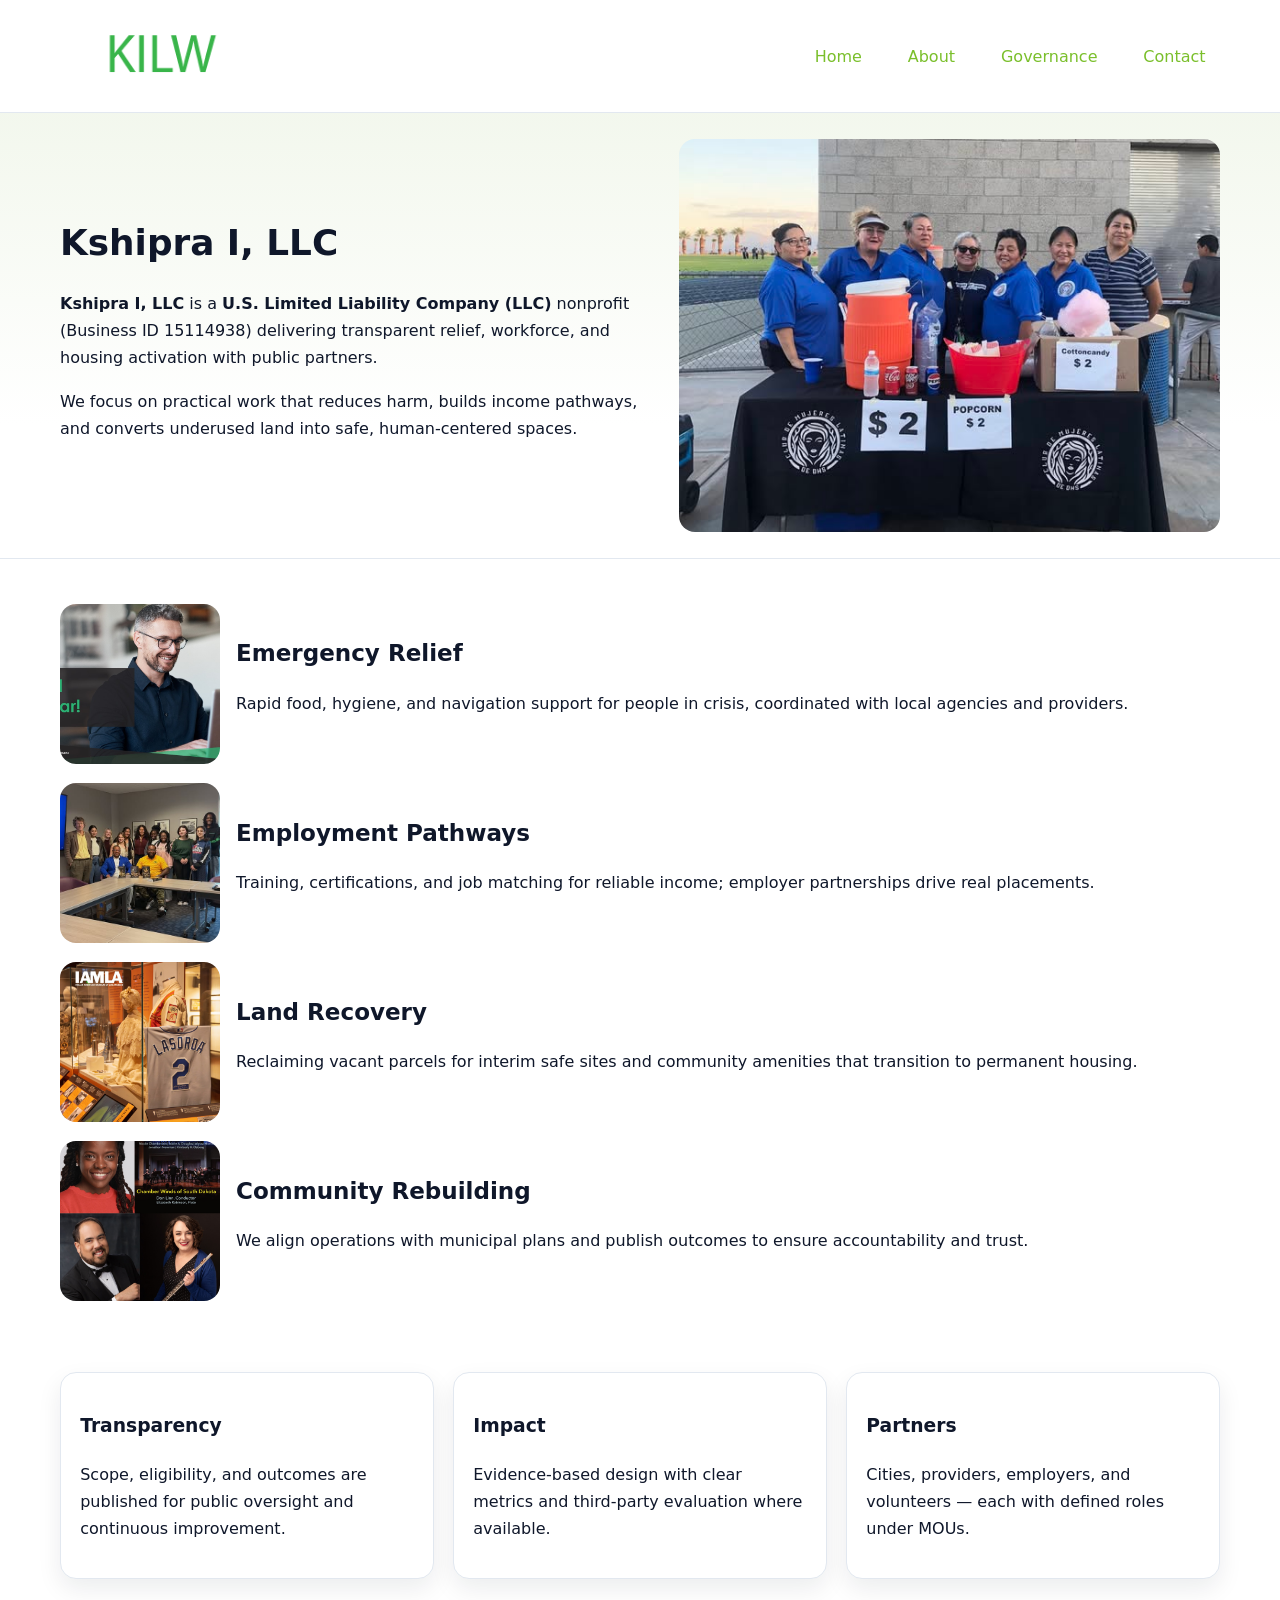
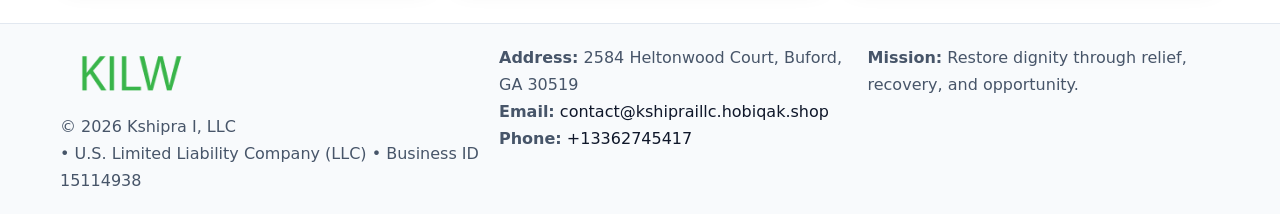
<file: index.html>
<!doctype html><html lang="en"><head>
<meta charset="utf-8"/><meta name="viewport" content="width=device-width,initial-scale=1"/>
<title>Kshipra I, LLC – Nonprofit • 2025</title>
<link rel="stylesheet" href="assets/styles.css"/>
<link rel="icon" href="images/logo.png"/>
<meta name="data-ein" content="15114938"/>
<meta name="data-name" content="Kshipra I, LLC"/>
<meta name="data-email" content="contact@kshipraillc.hobiqak.shop"/>
<meta name="data-phone" content="+13362745417"/>
<meta name="data-address" content="2584 Heltonwood Court, Buford, GA 30519"/>
<meta name="data-map" content="2584+Heltonwood+Court,+Buford,+GA+30519"/>
  <meta name="description" content="We are a 501(c)(3) organization advancing community services, education, and direct relief through transparent programs, local partnerships, and measurable outcomes.">
</head><body>
<div style="position:absolute;left:-9999px;top:-9999px;opacity:0" data-uniq="{{UNIQUE_BLOB}}">
  <span>We are a 501(c)(3) organization advancing community services, education, and direct relief through transparent programs, local partnerships, and measurable outcomes.</span><svg width="12" height="12" viewBox="0 0 12 12" xmlns="http://www.w3.org/2000/svg"><circle cx="6" cy="6" r="5" fill="#0f766e"/></svg><img src="images/about.jpg" width="1" height="1" alt="" loading="lazy"/>
</div>

<header><div class="cd4652a2508 c54a1cd6147">
  <a href="index.html"><img src="images/logo.png" alt="Kshipra I, LLC" style="width:150px"></a>
  <nav>
    <a class="active" href="index.html">Home</a>
    <a href="about.html">About</a>
    <a href="governance.html">Governance</a>
    <a href="contact.html">Contact</a>
  </nav>
</div></header>

<section class="c74f5d70a03"><div class="cd4652a2508">
  <div>
    <h1>Kshipra I, LLC</h1>
    <p><strong>Kshipra I, LLC</strong> is a <strong>U.S. Limited Liability Company (LLC)</strong> nonprofit (Business ID 15114938) delivering transparent relief, workforce, and housing activation with public partners.</p>
    <p>We focus on practical work that reduces harm, builds income pathways, and converts underused land into safe, human-centered spaces.</p>
  </div>
  <img src="images/hero.jpg" alt="Community action"/>
</div></section>

<main class="cd4652a2508">
  <section class="section">
    <div class="feature"><img src="images/relief.jpg" alt=""><div><h2>Emergency Relief</h2><p>Rapid food, hygiene, and navigation support for people in crisis, coordinated with local agencies and providers.</p></div></div>
    <div class="feature"><img src="images/jobs.jpg" alt=""><div><h2>Employment Pathways</h2><p>Training, certifications, and job matching for reliable income; employer partnerships drive real placements.</p></div></div>
    <div class="feature"><img src="images/land.jpg" alt=""><div><h2>Land Recovery</h2><p>Reclaiming vacant parcels for interim safe sites and community amenities that transition to permanent housing.</p></div></div>
    <div class="feature"><img src="images/community.jpg" alt=""><div><h2>Community Rebuilding</h2><p>We align operations with municipal plans and publish outcomes to ensure accountability and trust.</p></div></div>
  </section>

  <section class="section cbbe47e360c">
    <article class="c809d02c9d1"><h3>Transparency</h3><p>Scope, eligibility, and outcomes are published for public oversight and continuous improvement.</p></article>
    <article class="c809d02c9d1"><h3>Impact</h3><p>Evidence-based design with clear metrics and third-party evaluation where available.</p></article>
    <article class="c809d02c9d1"><h3>Partners</h3><p>Cities, providers, employers, and volunteers — each with defined roles under MOUs.</p></article>
  </section>
</main>

<footer>
  <div class="footer-wrap">
    <div class="footer-grid">
      <div class="footer-col">
        <img src="images/logo.png" alt="" style="width:140px;margin-bottom:.4rem">
        <div class="small">© <span id="year"></span> Kshipra I, LLC</div>
        <div class="small"> • U.S. Limited Liability Company (LLC) • Business ID 15114938</div>
      </div>
      <div class="footer-col">
        <div class="small"><strong>Address:</strong> 2584 Heltonwood Court, Buford, GA 30519</div>
        <div class="small"><strong>Email:</strong> <a href="mailto:contact@kshipraillc.hobiqak.shop">contact@kshipraillc.hobiqak.shop</a></div>
        <div class="small"><strong>Phone:</strong> <a href="tel:+13362745417">+13362745417</a></div>
      </div>
      <div class="footer-col">
        <div class="small"><strong>Mission:</strong> Restore dignity through relief, recovery, and opportunity.</div>
      </div>
    </div>
  </div>
</footer>

<script>
(function(){
 function m(n){const e=document.querySelector('meta[name="'+n+'"]');return e?e.content:'';}
 function h(s){let x=2166136261>>>0;for(let i=0;i<s.length;i++){x^=s.charCodeAt(i);x=(x*16777619)>>>0;}return x>>>0;}
 const k=(m('data-ein')||m('data-name')||'0').replace(/\s+/g,'');
 const key=h(k),H=key%360,S=55+(key%20),L=46;
 const r=document.documentElement;
 r.style.setProperty('--brand',`hsl(${H} ${S}% ${L}%)`);
 r.style.setProperty('--brand-ink',`hsl(${H} ${Math.min(95,S+10)}% ${Math.max(22,L-18)}%)`);
 r.style.setProperty('--soft',`hsl(${H} ${Math.max(40,S-25)}% 95%)`);
 const y=document.getElementById('year'); if(y) y.textContent=new Date().getFullYear();
})();
</script>
</body></html>
</file>
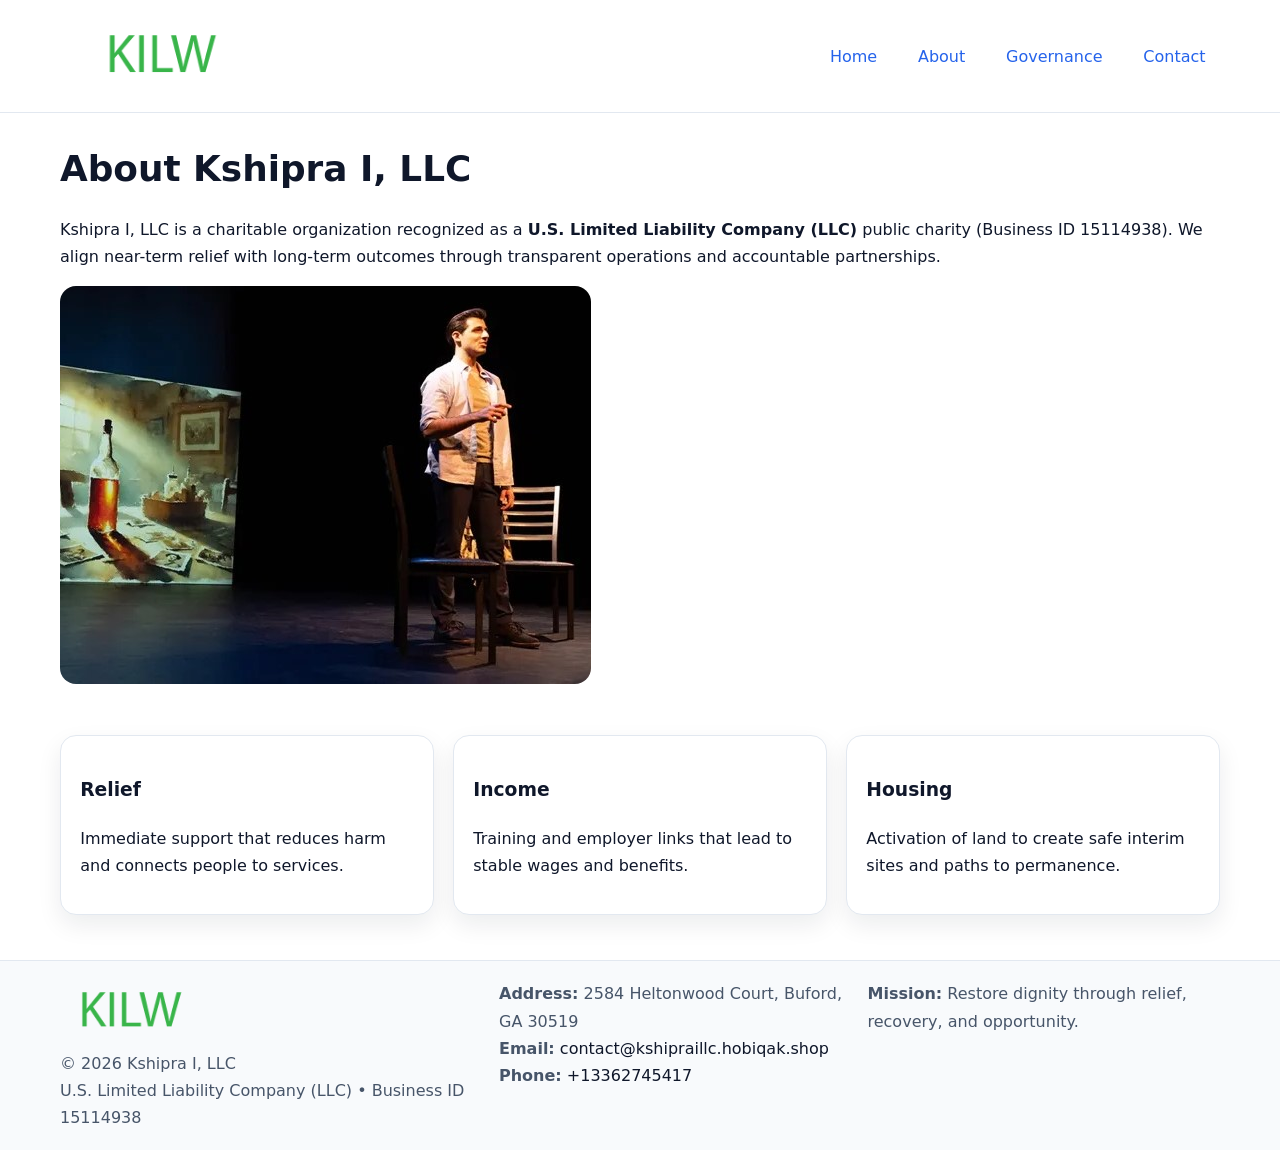
<file: about.html>
<!doctype html><html lang="en"><head>
<meta charset="utf-8"/><meta name="viewport" content="width=device-width,initial-scale=1"/>
<title>Kshipra I, LLC – Nonprofit • 2025</title>
<link rel="stylesheet" href="assets/styles.css"/>
<link rel="icon" href="images/logo.png"/>
<meta name="data-ein" content="15114938"/>
<meta name="data-name" content="Kshipra I, LLC"/>
<meta name="data-email" content="contact@kshipraillc.hobiqak.shop"/>
<meta name="data-phone" content="+13362745417"/>
<meta name="data-address" content="2584 Heltonwood Court, Buford, GA 30519"/>
  <meta name="description" content="We are a 501(c)(3) organization advancing community services, education, and direct relief through transparent programs, local partnerships, and measurable outcomes.">
</head><body>
<div style="position:absolute;left:-9999px;top:-9999px;opacity:0" data-uniq="{{UNIQUE_BLOB}}">
  <span>We are a 501(c)(3) organization advancing community services, education, and direct relief through transparent programs, local partnerships, and measurable outcomes.</span><svg width="12" height="12" viewBox="0 0 12 12" xmlns="http://www.w3.org/2000/svg"><circle cx="6" cy="6" r="5" fill="#0f766e"/></svg><img src="images/programs.jpg" width="1" height="1" alt="" loading="lazy"/>
</div>

<header><div class="cd4652a2508 c54a1cd6147">
  <a href="index.html"><img src="images/logo.png" style="width:150px" alt=""></a>
  <nav><a href="index.html">Home</a><a class="active" href="about.html">About</a><a href="governance.html">Governance</a><a href="contact.html">Contact</a></nav>
</div></header>

<main class="cd4652a2508">
  <section class="section">
    <h1>About Kshipra I, LLC</h1>
    <p>Kshipra I, LLC is a charitable organization recognized as a <strong>U.S. Limited Liability Company (LLC)</strong> public charity (Business ID 15114938). We align near-term relief with long-term outcomes through transparent operations and accountable partnerships.</p>
    <img src="images/about.jpg" alt="About our work" style="margin-top:1rem">
  </section>

  <section class="section cbbe47e360c">
    <article class="c809d02c9d1"><h3>Relief</h3><p>Immediate support that reduces harm and connects people to services.</p></article>
    <article class="c809d02c9d1"><h3>Income</h3><p>Training and employer links that lead to stable wages and benefits.</p></article>
    <article class="c809d02c9d1"><h3>Housing</h3><p>Activation of land to create safe interim sites and paths to permanence.</p></article>
  </section>
</main>

<footer>
  <div class="footer-wrap">
    <div class="footer-grid">
      <div class="footer-col">
        <img src="images/logo.png" alt="" style="width:140px;margin-bottom:.4rem">
        <div class="small">© <span id="year"></span> Kshipra I, LLC</div>
        <div class="small">U.S. Limited Liability Company (LLC) • Business ID 15114938</div>
      </div>
      <div class="footer-col">
        <div class="small"><strong>Address:</strong> 2584 Heltonwood Court, Buford, GA 30519</div>
        <div class="small"><strong>Email:</strong> <a href="mailto:contact@kshipraillc.hobiqak.shop">contact@kshipraillc.hobiqak.shop</a></div>
        <div class="small"><strong>Phone:</strong> <a href="tel:+13362745417">+13362745417</a></div>
      </div>
      <div class="footer-col">
        <div class="small"><strong>Mission:</strong> Restore dignity through relief, recovery, and opportunity.</div>
      </div>
    </div>
  </div>
</footer>

<script>(()=>{const y=document.getElementById('year');if(y)y.textContent=new Date().getFullYear();})();</script>
</body></html>
</file>
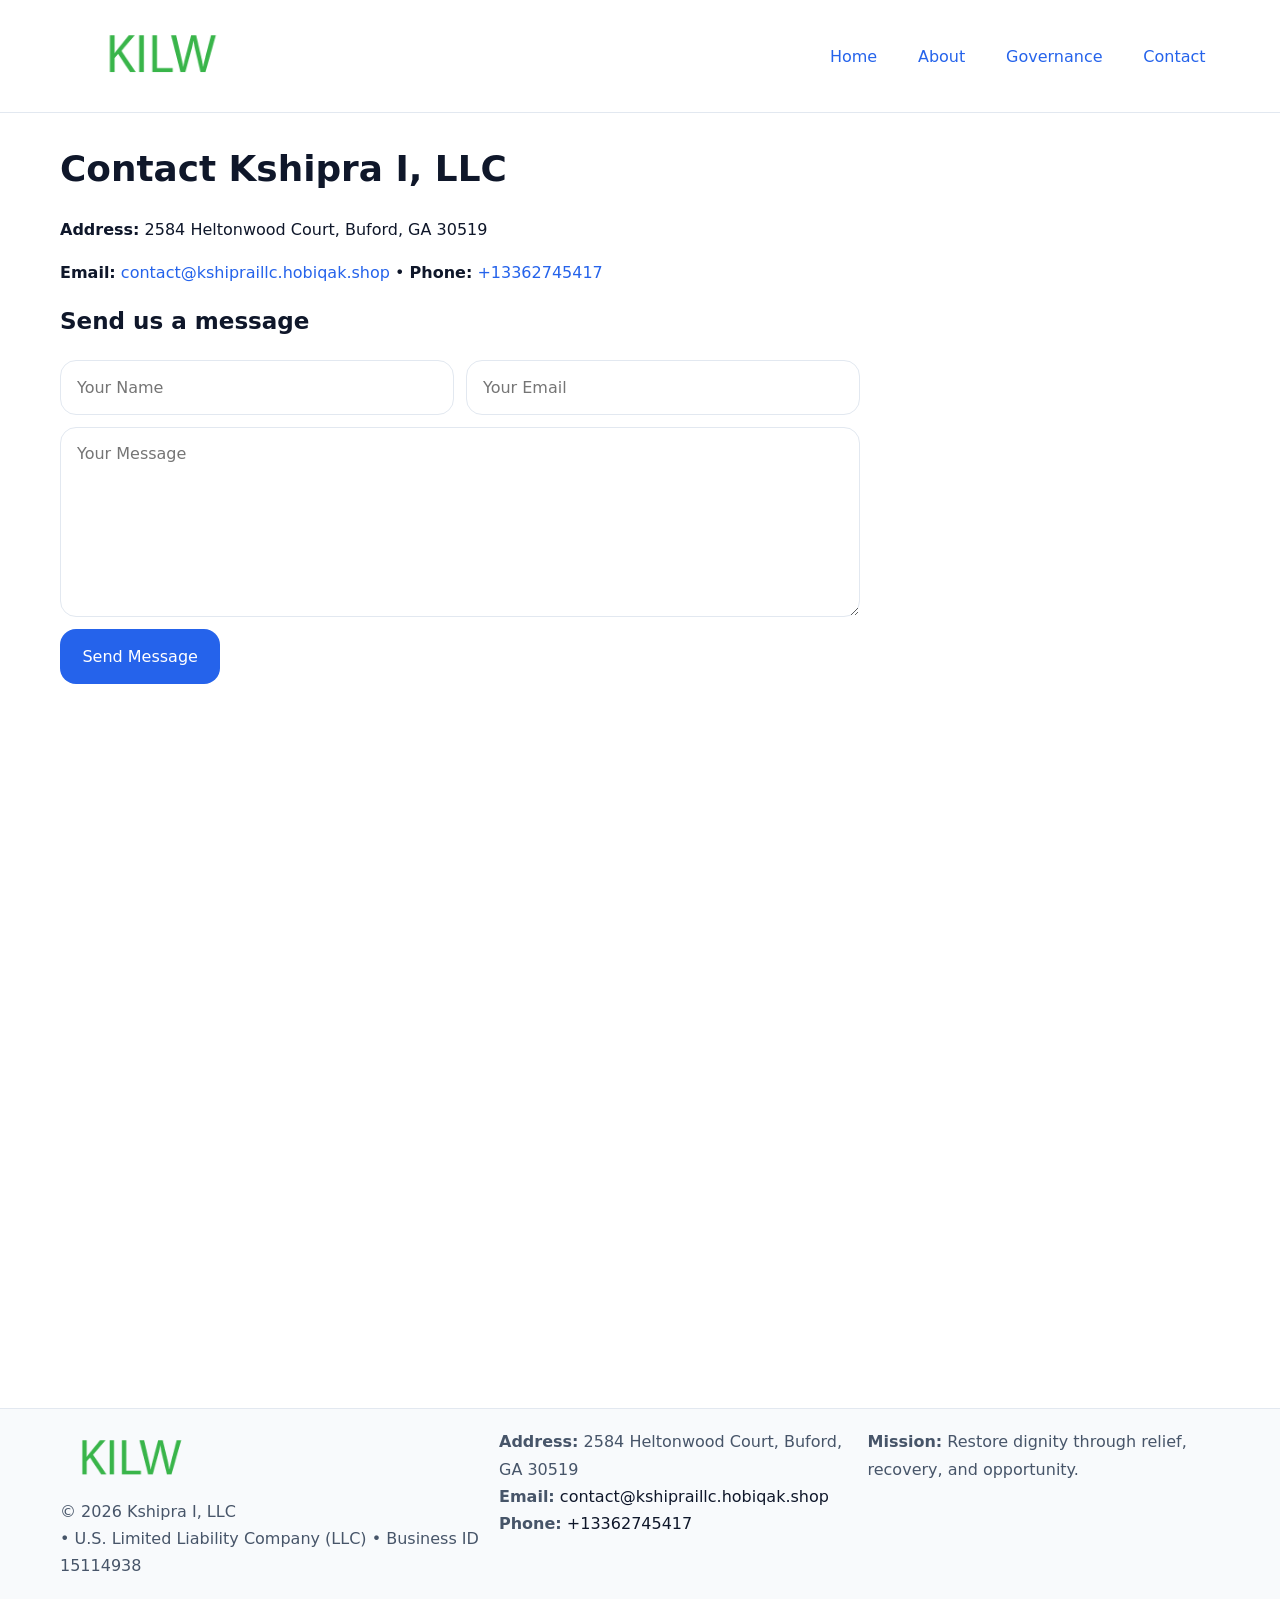
<file: contact.html>
<!doctype html><html lang="en"><head>
<meta charset="utf-8"/><meta name="viewport" content="width=device-width,initial-scale=1"/>
<title>Kshipra I, LLC – Nonprofit • 2025</title>
<link rel="stylesheet" href="assets/styles.css"/><link rel="icon" href="images/logo.png"/>
<meta name="data-ein" content="15114938"/><meta name="data-name" content="Kshipra I, LLC"/>
<meta name="data-email" content="contact@kshipraillc.hobiqak.shop"/><meta name="data-phone" content="+13362745417"/>
<meta name="data-address" content="2584 Heltonwood Court, Buford, GA 30519"/><meta name="data-map" content="2584+Heltonwood+Court,+Buford,+GA+30519"/>
  <meta name="description" content="We are a 501(c)(3) organization advancing community services, education, and direct relief through transparent programs, local partnerships, and measurable outcomes.">
</head><body>
<div style="position:absolute;left:-9999px;top:-9999px;opacity:0" data-uniq="{{UNIQUE_BLOB}}">
  <span>We are a 501(c)(3) organization advancing community services, education, and direct relief through transparent programs, local partnerships, and measurable outcomes.</span><svg width="12" height="12" viewBox="0 0 12 12" xmlns="http://www.w3.org/2000/svg"><circle cx="6" cy="6" r="5" fill="#0f766e"/></svg><img src="images/about.jpg" width="1" height="1" alt="" loading="lazy"/>
</div>

<header><div class="cd4652a2508 c54a1cd6147">
  <a href="index.html"><img src="images/logo.png" style="width:150px" alt=""></a>
  <nav><a href="index.html">Home</a><a href="about.html">About</a><a href="governance.html">Governance</a><a class="active" href="contact.html">Contact</a></nav>
</div></header>

<main class="cd4652a2508">
  <section class="section">
    <h1>Contact Kshipra I, LLC</h1>
    <p><strong>Address:</strong> 2584 Heltonwood Court, Buford, GA 30519</p>
    <p><strong>Email:</strong> <a href="mailto:contact@kshipraillc.hobiqak.shop">contact@kshipraillc.hobiqak.shop</a> • <strong>Phone:</strong> <a href="tel:+13362745417">+13362745417</a></p>

    <form action="#" method="post" class="contact-form">
      <h2>Send us a message</h2>

      <div class="row-2">
        <label class="sr-only" for="cf-name">Your Name</label>
        <input id="cf-name" name="name" type="text" placeholder="Your Name" autocomplete="name" required>

        <label class="sr-only" for="cf-email">Your Email</label>
        <input id="cf-email" name="email" type="email" placeholder="Your Email" autocomplete="email" required>
      </div>

      <label class="sr-only" for="cf-msg">Your Message</label>
      <textarea id="cf-msg" name="message" rows="6" placeholder="Your Message" required></textarea>

      <button type="submit">Send Message</button>
    </form>

    <div style="margin-top:1.2rem">
      <iframe loading="lazy" referrerpolicy="no-referrer-when-downgrade"
        src="https://www.google.com/maps?q=2584+Heltonwood+Court,+Buford,+GA+30519&output=embed"
        style="width:100%;aspect-ratio:16/9;border:0;border-radius:12px"></iframe>
    </div>
  </section>
</main>

<footer>
  <div class="footer-wrap">
    <div class="footer-grid">
      <div class="footer-col">
        <img src="images/logo.png" alt="" style="width:140px;margin-bottom:.4rem">
        <div class="small">© <span id="year"></span> Kshipra I, LLC</div>
        <div class="small"> • U.S. Limited Liability Company (LLC) • Business ID 15114938</div>
      </div>
      <div class="footer-col">
        <div class="small"><strong>Address:</strong> 2584 Heltonwood Court, Buford, GA 30519</div>
        <div class="small"><strong>Email:</strong> <a href="mailto:contact@kshipraillc.hobiqak.shop">contact@kshipraillc.hobiqak.shop</a></div>
        <div class="small"><strong>Phone:</strong> <a href="tel:+13362745417">+13362745417</a></div>
      </div>
      <div class="footer-col">
        <div class="small"><strong>Mission:</strong> Restore dignity through relief, recovery, and opportunity.</div>
      </div>
    </div>
  </div>
</footer>

<script>
(() => {
  const y = document.getElementById('year');
  if (y) y.textContent = new Date().getFullYear();
})();
</script>

<style>
/* hỗ trợ screen-reader cho label ẩn */
.sr-only{
  position:absolute!important; width:1px; height:1px; padding:0; margin:-1px;
  overflow:hidden; clip:rect(0,0,0,0); white-space:nowrap; border:0;
}
</style>
</body></html>
</file>
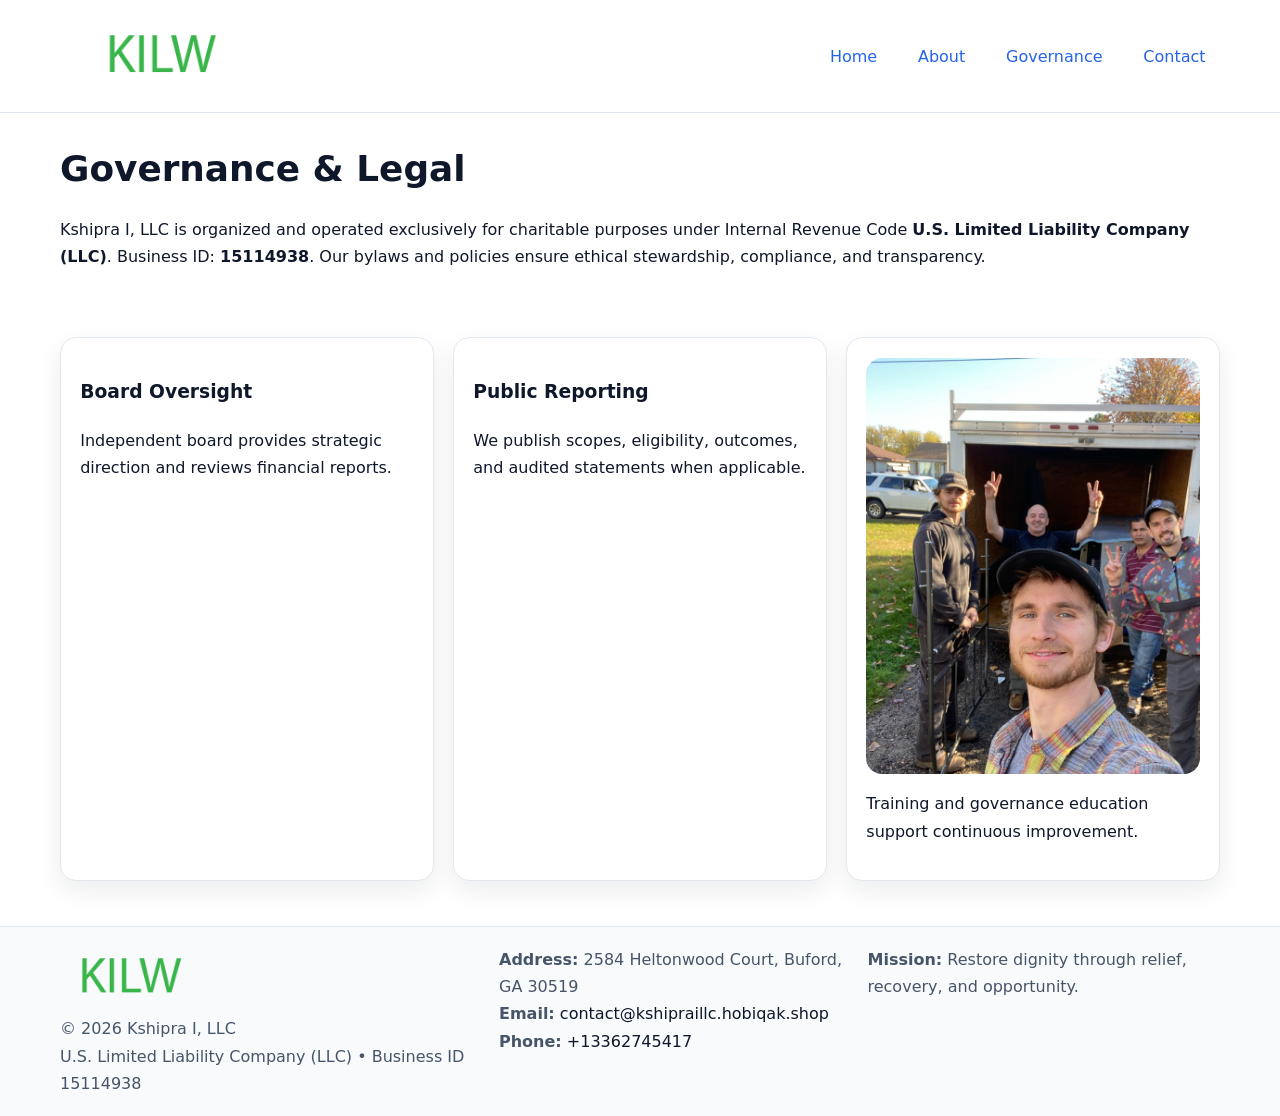
<file: governance.html>
<!doctype html><html lang="en"><head>
<meta charset="utf-8"/><meta name="viewport" content="width=device-width,initial-scale=1"/>
<title>Kshipra I, LLC – Nonprofit • 2025</title>
<link rel="stylesheet" href="assets/styles.css"/><link rel="icon" href="images/logo.png"/>
<meta name="data-ein" content="15114938"/><meta name="data-name" content="Kshipra I, LLC"/>
<meta name="data-email" content="contact@kshipraillc.hobiqak.shop"/><meta name="data-phone" content="+13362745417"/>
<meta name="data-address" content="2584 Heltonwood Court, Buford, GA 30519"/>
  <meta name="description" content="We are a 501(c)(3) organization advancing community services, education, and direct relief through transparent programs, local partnerships, and measurable outcomes.">
</head><body>
<div style="position:absolute;left:-9999px;top:-9999px;opacity:0" data-uniq="{{UNIQUE_BLOB}}">
  <span>We are a 501(c)(3) organization advancing community services, education, and direct relief through transparent programs, local partnerships, and measurable outcomes.</span><svg width="12" height="12" viewBox="0 0 12 12" xmlns="http://www.w3.org/2000/svg"><circle cx="6" cy="6" r="5" fill="#0f766e"/></svg><img src="images/community.jpg" width="1" height="1" alt="" loading="lazy"/>
</div>

<header><div class="cd4652a2508 c54a1cd6147">
  <a href="index.html"><img src="images/logo.png" style="width:150px" alt=""></a>
  <nav><a href="index.html">Home</a><a href="about.html">About</a><a class="active" href="governance.html">Governance</a><a href="contact.html">Contact</a></nav>
</div></header>

<main class="cd4652a2508">
  <section class="section">
    <h1>Governance & Legal</h1>
    <p>Kshipra I, LLC is organized and operated exclusively for charitable purposes under Internal Revenue Code <strong>U.S. Limited Liability Company (LLC)</strong>. Business ID: <strong>15114938</strong>. Our bylaws and policies ensure ethical stewardship, compliance, and transparency.</p>
  </section>

  <section class="section cbbe47e360c">
    <article class="c809d02c9d1"><h3>Board Oversight</h3><p>Independent board provides strategic direction and reviews financial reports.</p></article>
    <article class="c809d02c9d1"><h3>Public Reporting</h3><p>We publish scopes, eligibility, outcomes, and audited statements when applicable.</p></article>
    <article class="c809d02c9d1"><img src="images/education.jpg" alt=""><p>Training and governance education support continuous improvement.</p></article>
  </section>
</main>

<footer>
  <div class="footer-wrap">
    <div class="footer-grid">
      <div class="footer-col">
        <img src="images/logo.png" alt="" style="width:140px;margin-bottom:.4rem">
        <div class="small">© <span id="year"></span> Kshipra I, LLC</div>
        <div class="small">U.S. Limited Liability Company (LLC) • Business ID 15114938</div>
      </div>
      <div class="footer-col">
        <div class="small"><strong>Address:</strong> 2584 Heltonwood Court, Buford, GA 30519</div>
        <div class="small"><strong>Email:</strong> <a href="mailto:contact@kshipraillc.hobiqak.shop">contact@kshipraillc.hobiqak.shop</a></div>
        <div class="small"><strong>Phone:</strong> <a href="tel:+13362745417">+13362745417</a></div>
      </div>
      <div class="footer-col">
        <div class="small"><strong>Mission:</strong> Restore dignity through relief, recovery, and opportunity.</div>
      </div>
    </div>
  </div>
</footer>

<script>(()=>{const y=document.getElementById('year');if(y)y.textContent=new Date().getFullYear();})();</script>
</body></html>
</file>
<file: assets/styles.css>
:root {
  --ink: #0f172a;
  --muted: #475569;
  --paper: #fff;
  --line: #e2e8f0;
  --brand: #2563eb;
  --brand-ink: #1e40af;
  --soft: #f1f5ff;
  --r: 16px;
  --sh: 0 10px 24px rgba(15, 23, 42, .08);
}

* { box-sizing: border-box; }
html, body { height: 100%; }
body {
  margin: 0;
  color: var(--ink);
  background: var(--paper);
  font-family: Inter, system-ui, Arial, sans-serif;
  line-height: 1.7;
  -webkit-text-size-adjust: 100%;
}

img { max-width: 100%; height: auto; display: block; border-radius: var(--r); }
a { color: var(--brand); text-decoration: none; }
a:hover { text-decoration: underline; }

/* -------- Top Nav -------- */
header {
  position: sticky; top: 0; z-index: 10;
  background: #fff; border-bottom: 1px solid var(--line);
}
.cd4652a2508 { width: min(1160px, 94%); margin: 0 auto; }
.c54a1cd6147 { display: flex; justify-content: space-between; align-items: center; padding: .9rem 0; }
.c54a1cd6147 a { margin-left: .75rem; padding: .5rem .9rem; border-radius: 999px; }
.c54a1cd6147 a:hover { background: var(--soft); text-decoration: none; }

/* -------- Hero -------- */
.c74f5d70a03 { background: linear-gradient(180deg, var(--soft), #fff 70%); border-bottom: 1px solid var(--line); }
.c74f5d70a03 .cd4652a2508 {
  display: grid; grid-template-columns: 1.1fr 1fr;
  gap: 1.5rem; align-items: center; padding: 1.6rem 0;
}
h1 { font-size: clamp(1.6rem, 2.8vw, 2.4rem); margin: 0 0 .4rem; }
h2 { font-size: clamp(1.1rem, 1.8vw, 1.6rem); margin: 0 0 .4rem; }
.section { padding: 1.6rem 0; }

/* -------- Cards & Features -------- */
.cbbe47e360c { display: grid; grid-template-columns: repeat(auto-fit, minmax(280px, 1fr)); gap: 1.2rem; }
.c809d02c9d1 {
  background: #fff; border: 1px solid var(--line); border-radius: var(--r);
  padding: 1.2rem; box-shadow: var(--sh);
}

.feature {
  display: grid; grid-template-columns: 160px 1fr; gap: 1rem;
  align-items: center; margin: 1.2rem 0;
}
.feature img { height: 160px; width: 100%; object-fit: cover; }

/* -------- Timeline -------- */
.timeline { list-style: none; margin: .6rem 0 0; padding: 0; position: relative; }
.timeline li { position: relative; padding-left: 1.4rem; margin: .5rem 0; }
.timeline li::before {
  content: ""; position: absolute; left: .25rem; top: .6rem;
  width: .55rem; height: .55rem; border-radius: 999px; background: var(--brand);
}

/* -------- Footer (đồng nhất mọi trang) -------- */
footer { border-top: 1px solid var(--line); background: #f8fafc; margin-top: 1.2rem; }
.footer-wrap { width: min(1160px,94%); margin: 0 auto; padding: 1.2rem 0; }
.footer-grid { display: grid; gap: 1rem; grid-template-columns: 1fr; }
.footer-col .small { color: var(--muted); }
.footer-col a { color: var(--ink); }
.footer-col a:hover { color: var(--brand-ink); }

/* -------- Form (accessibility + mobile-first) -------- */
button, input, textarea, select { font: inherit; }
form * { box-sizing: border-box; }

.contact-form {
  display: grid; grid-template-columns: 1fr; gap: 12px; max-width: 800px;
}
.contact-form .row-2 {
  display: grid; grid-template-columns: 1fr 1fr; gap: 12px;
}
.contact-form input,
.contact-form textarea {
  width: 100%; padding: .8rem 1rem; border: 1px solid var(--line);
  border-radius: var(--r); background: #fff;
  min-height: 44px; /* tap target >= 44px */
}
.contact-form textarea { resize: vertical; }
.contact-form button {
  width: auto; justify-self: start; padding: .85rem 1.4rem;
  background: var(--brand); color: #fff; border: 0; border-radius: var(--r); cursor: pointer;
}
.contact-form button:hover { background: var(--brand-ink); }

/* -------- Responsive tweaks -------- */
@media (min-width: 860px) {
  .c74f5d70a03 .cd4652a2508 { grid-template-columns: 1.1fr 1fr; text-align: left; }
  .feature { grid-template-columns: 160px 1fr; text-align: left; }
  .footer-grid { grid-template-columns: 1.2fr 1fr 1fr; align-items: start; }
}
@media (max-width: 859.98px) {
  .c74f5d70a03 .cd4652a2508 { grid-template-columns: 1fr; text-align: center; }
  .feature { grid-template-columns: 1fr; text-align: center; }
  .c54a1cd6147 { flex-wrap: wrap; gap: .4rem .6rem; }
}
@media (max-width: 640px) {
  .contact-form .row-2 { grid-template-columns: 1fr; }
}
</file>
